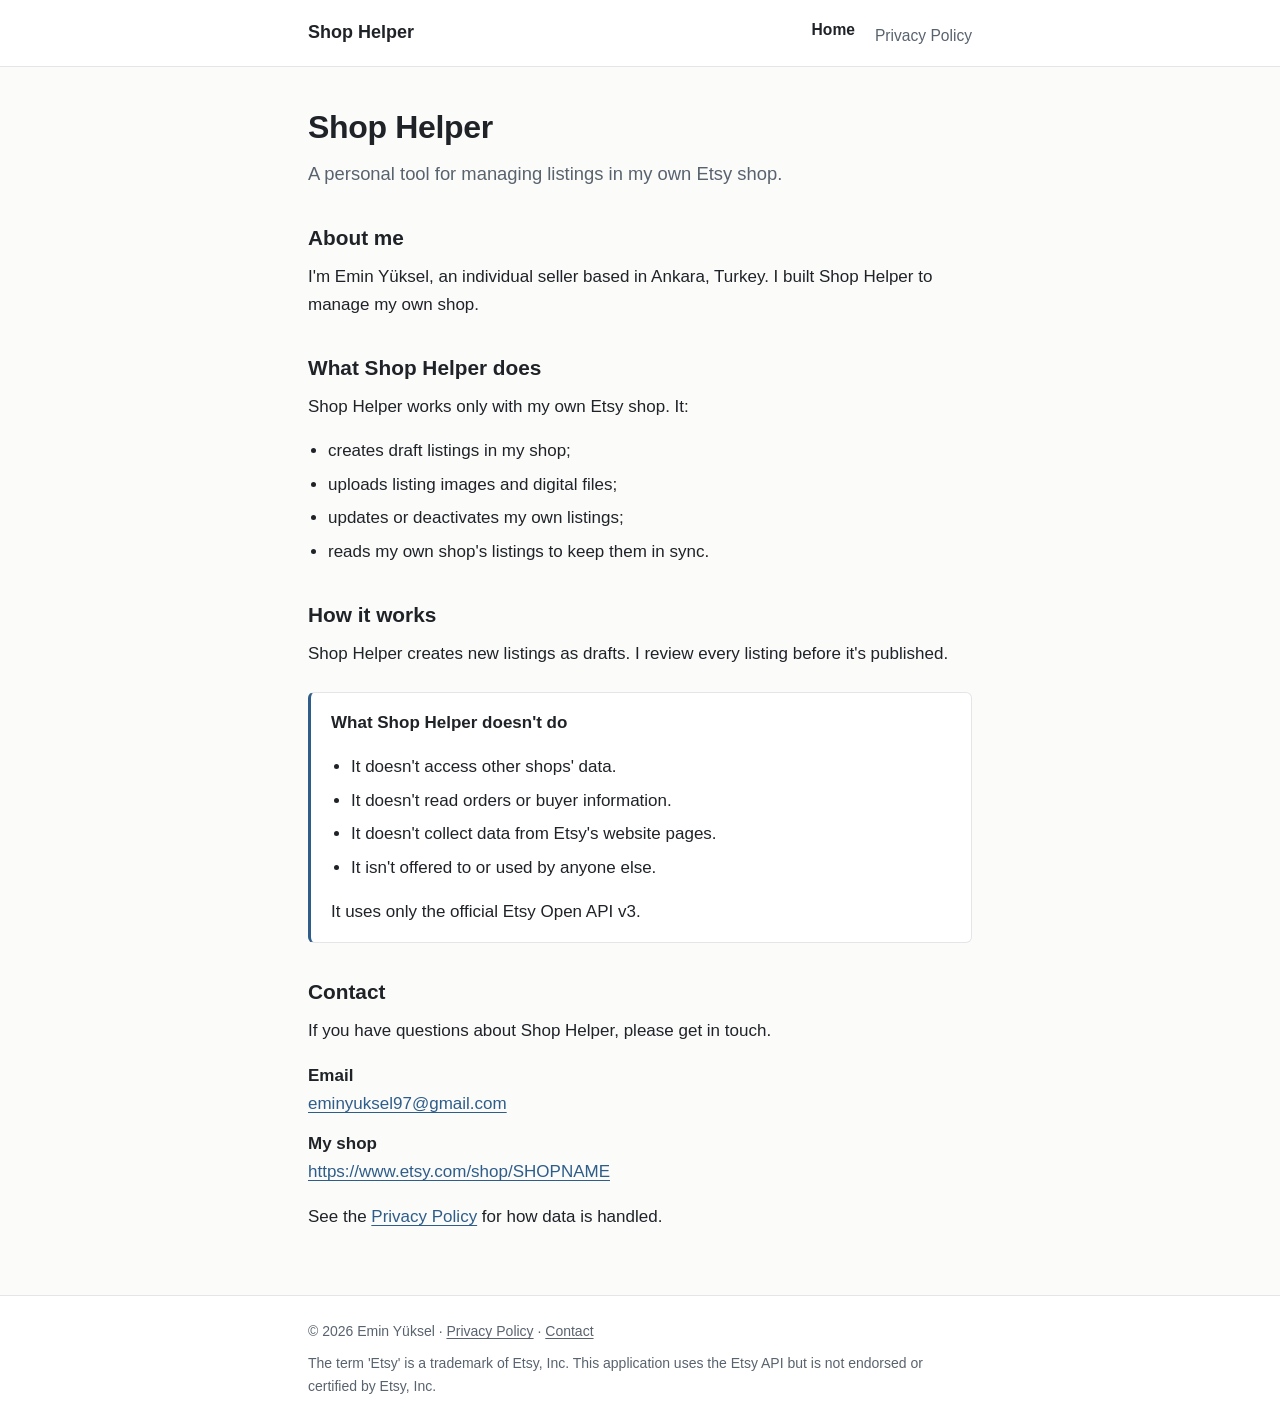
<file: index.html>
<!DOCTYPE html>
<html lang="en">
<head>
  <meta charset="utf-8">
  <meta name="viewport" content="width=device-width, initial-scale=1">
  <title>Shop Helper – Managing listings in my own Etsy shop</title>
  <meta name="description" content="Shop Helper is a personal tool for managing listings in Emin Yüksel's own Etsy shop, using only the official Etsy Open API v3.">
  <meta name="color-scheme" content="light dark">
  <link rel="stylesheet" href="style.css">
</head>
<body>
  <header class="site-header">
    <div class="container">
      <a class="site-title" href="index.html">Shop Helper</a>
      <nav class="site-nav" aria-label="Main">
        <ul>
          <li><a href="index.html" aria-current="page">Home</a></li>
          <li><a href="privacy.html">Privacy Policy</a></li>
        </ul>
      </nav>
    </div>
  </header>

  <main>
    <div class="container">
      <h1>Shop Helper</h1>
      <p class="lead">A personal tool for managing listings in my own Etsy shop.</p>

      <section aria-labelledby="about">
        <h2 id="about">About me</h2>
        <p>
          I'm Emin Yüksel, an individual seller based in Ankara, Turkey.
          I built Shop Helper to manage my own shop.
        </p>
      </section>

      <section aria-labelledby="what">
        <h2 id="what">What Shop Helper does</h2>
        <p>Shop Helper works only with my own Etsy shop. It:</p>
        <ul>
          <li>creates draft listings in my shop;</li>
          <li>uploads listing images and digital files;</li>
          <li>updates or deactivates my own listings;</li>
          <li>reads my own shop's listings to keep them in sync.</li>
        </ul>
      </section>

      <section aria-labelledby="how">
        <h2 id="how">How it works</h2>
        <p>
          Shop Helper creates new listings as drafts. I review every listing
          before it's published.
        </p>
      </section>

      <div class="note" role="note">
        <p><strong>What Shop Helper doesn't do</strong></p>
        <ul>
          <li>It doesn't access other shops' data.</li>
          <li>It doesn't read orders or buyer information.</li>
          <li>It doesn't collect data from Etsy's website pages.</li>
          <li>It isn't offered to or used by anyone else.</li>
        </ul>
        <p>It uses only the official Etsy Open API v3.</p>
      </div>

      <section aria-labelledby="contact">
        <h2 id="contact">Contact</h2>
        <p>If you have questions about Shop Helper, please get in touch.</p>
        <dl class="contact-list">
          <dt>Email</dt>
          <dd><a href="mailto:eminyuksel97@gmail.com">eminyuksel97@gmail.com</a></dd>
          <dt>My shop</dt>
          <!-- PLACEHOLDER: replace SHOPNAME (in both the link and its text) with the real shop name once the shop opens. -->
          <dd><a href="https://www.etsy.com/shop/SHOPNAME">https://www.etsy.com/shop/SHOPNAME</a></dd>
        </dl>
        <p>See the <a href="privacy.html">Privacy Policy</a> for how data is handled.</p>
      </section>
    </div>
  </main>

  <footer class="site-footer">
    <div class="container">
      <p>&copy; 2026 Emin Yüksel · <a href="privacy.html">Privacy Policy</a> · <a href="mailto:eminyuksel97@gmail.com">Contact</a></p>
      <p>The term 'Etsy' is a trademark of Etsy, Inc. This application uses the Etsy API but is not endorsed or certified by Etsy, Inc.</p>
    </div>
  </footer>
</body>
</html>
</file>
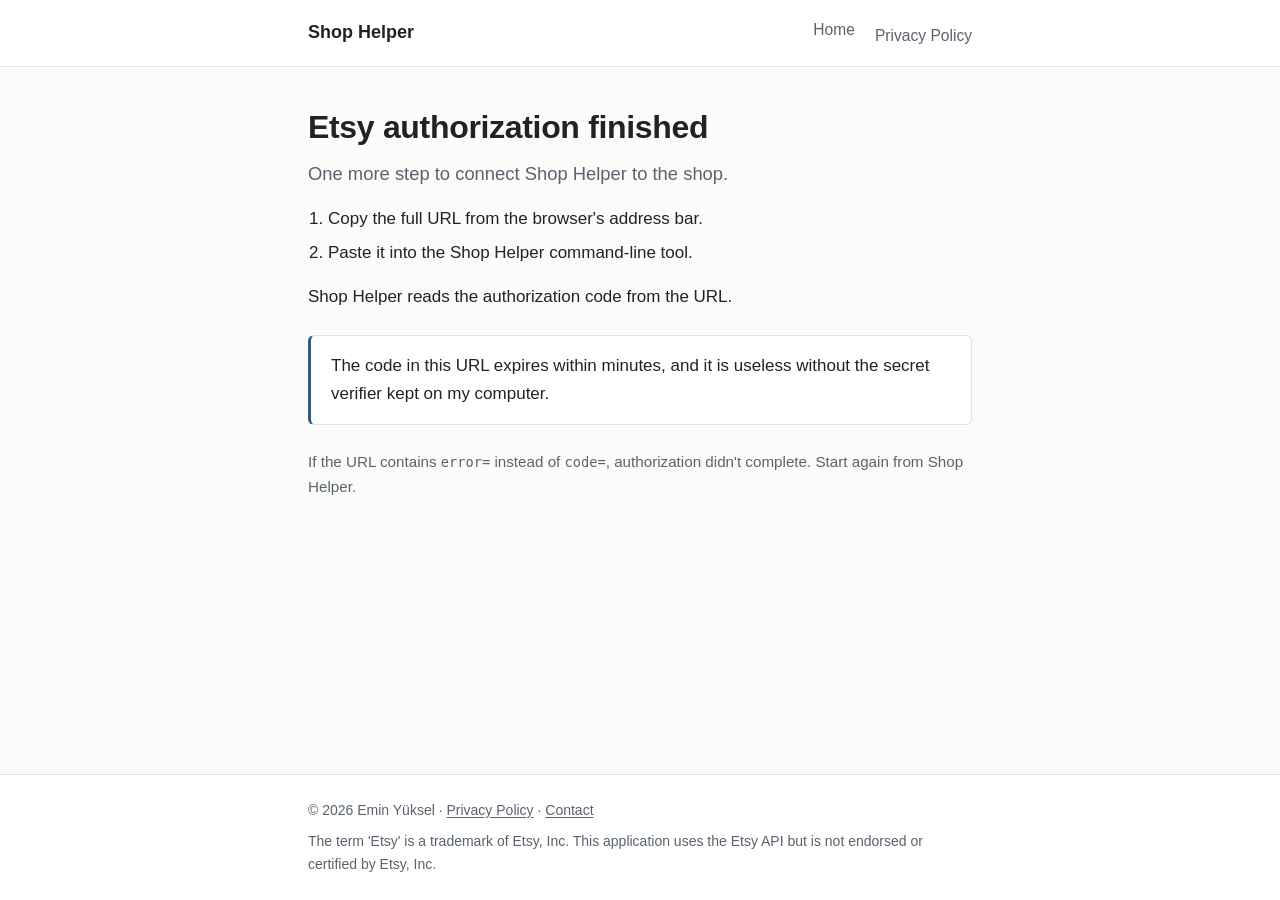
<file: callback.html>
<!DOCTYPE html>
<html lang="en">
<head>
  <meta charset="utf-8">
  <meta name="viewport" content="width=device-width, initial-scale=1">
  <title>Authorization finished – Shop Helper</title>
  <meta name="robots" content="noindex">
  <meta name="referrer" content="no-referrer">
  <meta name="color-scheme" content="light dark">
  <link rel="stylesheet" href="style.css">
</head>
<body>
  <header class="site-header">
    <div class="container">
      <a class="site-title" href="index.html">Shop Helper</a>
      <nav class="site-nav" aria-label="Main">
        <ul>
          <li><a href="index.html">Home</a></li>
          <li><a href="privacy.html">Privacy Policy</a></li>
        </ul>
      </nav>
    </div>
  </header>

  <main>
    <div class="container">
      <h1>Etsy authorization finished</h1>
      <p class="lead">One more step to connect Shop Helper to the shop.</p>

      <ol>
        <li>Copy the full URL from the browser's address bar.</li>
        <li>Paste it into the Shop Helper command-line tool.</li>
      </ol>
      <p>Shop Helper reads the authorization code from the URL.</p>

      <div class="note" role="note">
        <p>
          The code in this URL expires within minutes, and it is useless
          without the secret verifier kept on my computer.
        </p>
      </div>

      <p class="meta">
        If the URL contains <code>error=</code> instead of <code>code=</code>,
        authorization didn't complete. Start again from Shop Helper.
      </p>
    </div>
  </main>

  <footer class="site-footer">
    <div class="container">
      <p>&copy; 2026 Emin Yüksel · <a href="privacy.html">Privacy Policy</a> · <a href="mailto:eminyuksel97@gmail.com">Contact</a></p>
      <p>The term 'Etsy' is a trademark of Etsy, Inc. This application uses the Etsy API but is not endorsed or certified by Etsy, Inc.</p>
    </div>
  </footer>
</body>
</html>
</file>
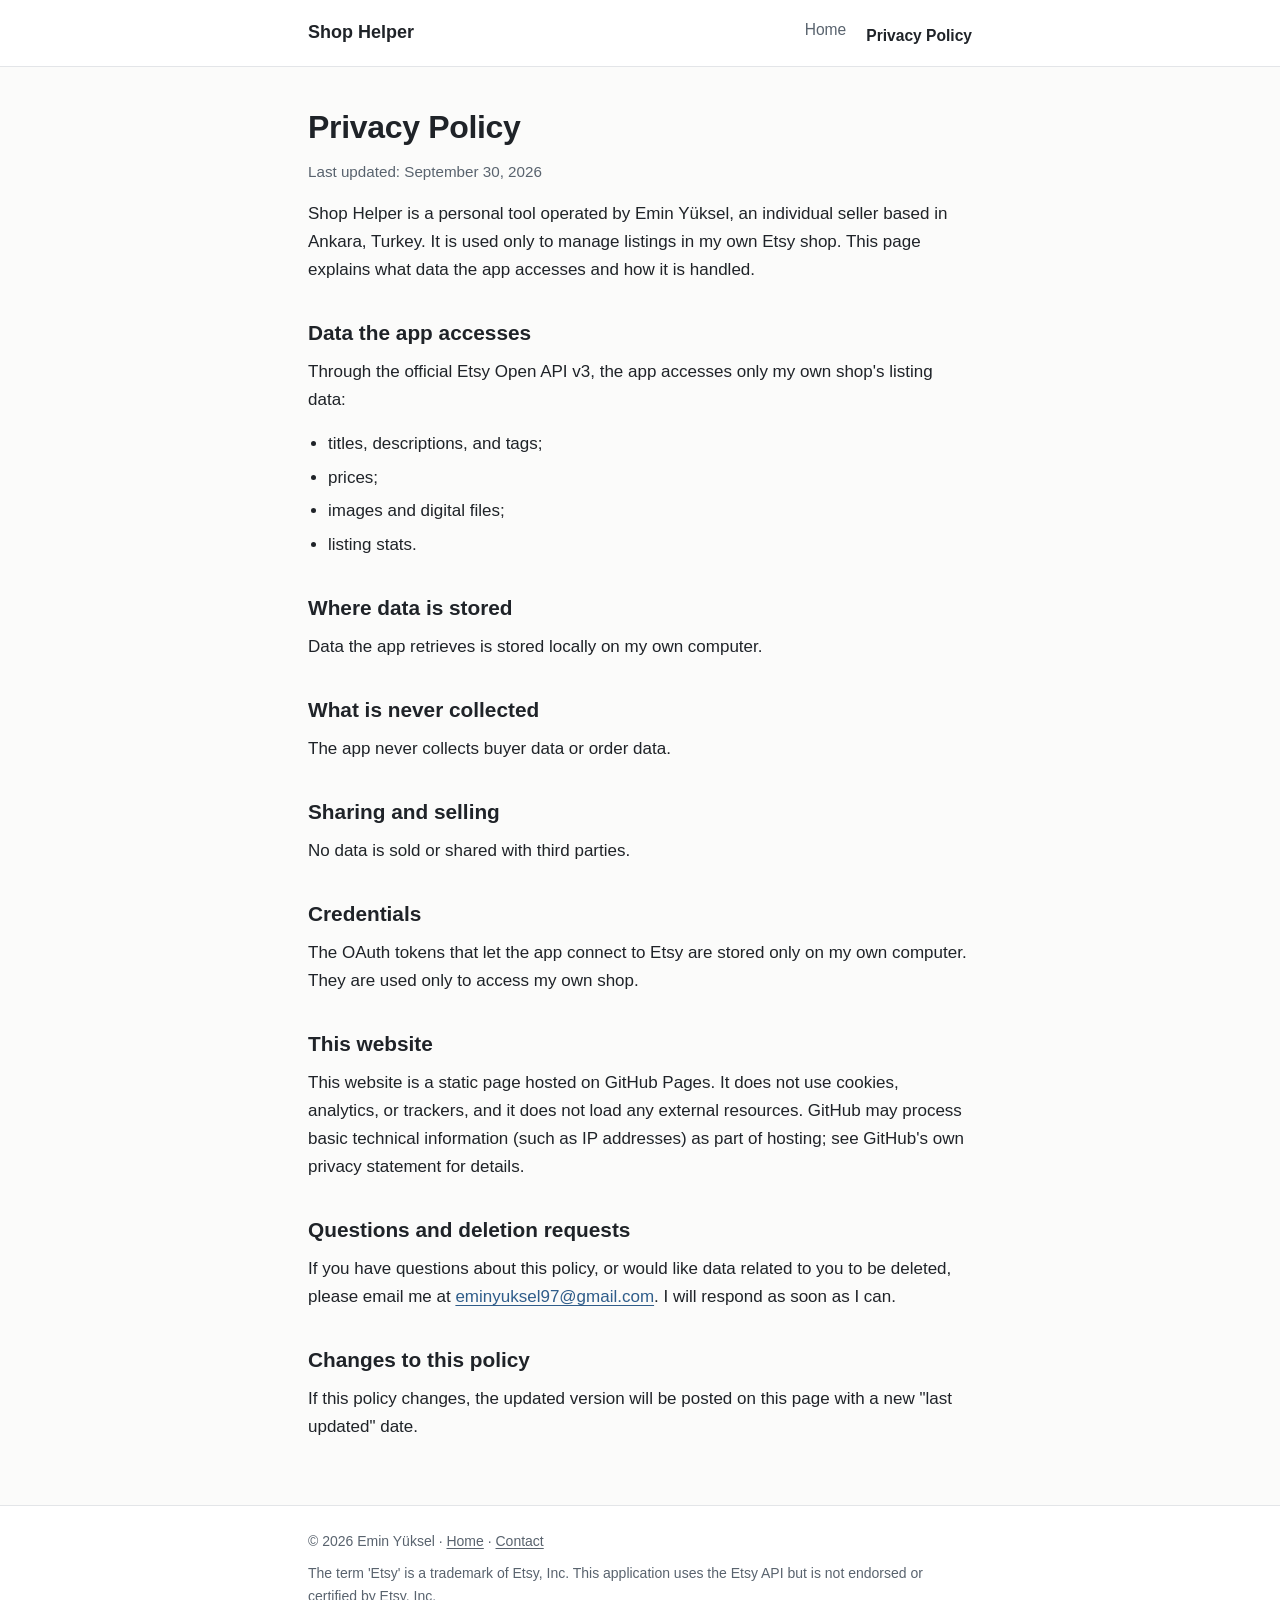
<file: privacy.html>
<!DOCTYPE html>
<html lang="en">
<head>
  <meta charset="utf-8">
  <meta name="viewport" content="width=device-width, initial-scale=1">
  <title>Privacy Policy – Shop Helper</title>
  <meta name="description" content="Privacy policy for Shop Helper: what data the app accesses, where it is stored, and how to contact Emin Yüksel with questions or deletion requests.">
  <meta name="color-scheme" content="light dark">
  <link rel="stylesheet" href="style.css">
</head>
<body>
  <header class="site-header">
    <div class="container">
      <a class="site-title" href="index.html">Shop Helper</a>
      <nav class="site-nav" aria-label="Main">
        <ul>
          <li><a href="index.html">Home</a></li>
          <li><a href="privacy.html" aria-current="page">Privacy Policy</a></li>
        </ul>
      </nav>
    </div>
  </header>

  <main>
    <div class="container">
      <h1>Privacy Policy</h1>
      <p class="meta">Last updated: <time datetime="2026-09-30">September 30, 2026</time></p>

      <p>
        Shop Helper is a personal tool operated by Emin Yüksel, an individual
        seller based in Ankara, Turkey. It is used only to manage listings in
        my own Etsy shop. This page explains what data the app accesses and
        how it is handled.
      </p>

      <section aria-labelledby="data-accessed">
        <h2 id="data-accessed">Data the app accesses</h2>
        <p>
          Through the official Etsy Open API v3, the app accesses only my own
          shop's listing data:
        </p>
        <ul>
          <li>titles, descriptions, and tags;</li>
          <li>prices;</li>
          <li>images and digital files;</li>
          <li>listing stats.</li>
        </ul>
      </section>

      <section aria-labelledby="storage">
        <h2 id="storage">Where data is stored</h2>
        <p>Data the app retrieves is stored locally on my own computer.</p>
      </section>

      <section aria-labelledby="never-collected">
        <h2 id="never-collected">What is never collected</h2>
        <p>The app never collects buyer data or order data.</p>
      </section>

      <section aria-labelledby="sharing">
        <h2 id="sharing">Sharing and selling</h2>
        <p>No data is sold or shared with third parties.</p>
      </section>

      <section aria-labelledby="credentials">
        <h2 id="credentials">Credentials</h2>
        <p>
          The OAuth tokens that let the app connect to Etsy are stored only on
          my own computer. They are used only to access my own shop.
        </p>
      </section>

      <section aria-labelledby="website">
        <h2 id="website">This website</h2>
        <p>
          This website is a static page hosted on GitHub Pages. It does not use
          cookies, analytics, or trackers, and it does not load any external
          resources. GitHub may process basic technical information (such as
          IP addresses) as part of hosting; see GitHub's own privacy statement
          for details.
        </p>
      </section>

      <section aria-labelledby="contact">
        <h2 id="contact">Questions and deletion requests</h2>
        <p>
          If you have questions about this policy, or would like data related
          to you to be deleted, please email me at
          <a href="mailto:eminyuksel97@gmail.com">eminyuksel97@gmail.com</a>. I will respond as soon as
          I can.
        </p>
      </section>

      <section aria-labelledby="changes">
        <h2 id="changes">Changes to this policy</h2>
        <p>
          If this policy changes, the updated version will be posted on this
          page with a new "last updated" date.
        </p>
      </section>
    </div>
  </main>

  <footer class="site-footer">
    <div class="container">
      <p>&copy; 2026 Emin Yüksel · <a href="index.html">Home</a> · <a href="mailto:eminyuksel97@gmail.com">Contact</a></p>
      <p>The term 'Etsy' is a trademark of Etsy, Inc. This application uses the Etsy API but is not endorsed or certified by Etsy, Inc.</p>
    </div>
  </footer>
</body>
</html>
</file>
<file: style.css>
:root {
  --bg: #fbfbfa;
  --surface: #ffffff;
  --text: #1f2328;
  --muted: #59636e;
  --border: #e3e5e8;
  --accent: #2f5d8a;
  --accent-hover: #234a70;
  --max-width: 44rem;
  color-scheme: light dark;
}

@media (prefers-color-scheme: dark) {
  :root {
    --bg: #111418;
    --surface: #181c21;
    --text: #e6e8eb;
    --muted: #9aa3ad;
    --border: #2a3038;
    --accent: #8ab4de;
    --accent-hover: #a9c9ea;
  }
}

*,
*::before,
*::after {
  box-sizing: border-box;
}

html {
  -webkit-text-size-adjust: 100%;
}

body {
  margin: 0;
  background: var(--bg);
  color: var(--text);
  font-family: -apple-system, BlinkMacSystemFont, "Segoe UI", Roboto,
    "Helvetica Neue", Arial, "Noto Sans", sans-serif;
  font-size: 1.0625rem;
  line-height: 1.65;
  display: flex;
  flex-direction: column;
  min-height: 100vh;
}

.container {
  width: 100%;
  max-width: var(--max-width);
  margin: 0 auto;
  padding: 0 1.25rem;
}

a {
  color: var(--accent);
  text-underline-offset: 0.15em;
}

a:hover {
  color: var(--accent-hover);
}

a:focus-visible {
  outline: 2px solid var(--accent);
  outline-offset: 2px;
  border-radius: 2px;
}

/* Header */

.site-header {
  border-bottom: 1px solid var(--border);
  background: var(--surface);
}

.site-header .container {
  display: flex;
  flex-wrap: wrap;
  align-items: center;
  justify-content: space-between;
  gap: 0.5rem 1.5rem;
  padding-top: 1rem;
  padding-bottom: 1rem;
}

.site-title {
  font-weight: 650;
  font-size: 1.125rem;
  color: var(--text);
  text-decoration: none;
}

.site-title:hover {
  color: var(--text);
}

.site-nav ul {
  display: flex;
  gap: 1.25rem;
  margin: 0;
  padding: 0;
  list-style: none;
}

.site-nav a {
  color: var(--muted);
  text-decoration: none;
  font-size: 0.975rem;
}

.site-nav a:hover,
.site-nav a[aria-current="page"] {
  color: var(--text);
}

.site-nav a[aria-current="page"] {
  font-weight: 600;
}

/* Main */

main {
  flex: 1;
  padding: 2.5rem 0 3rem;
}

h1,
h2,
h3 {
  line-height: 1.25;
  font-weight: 650;
}

h1 {
  font-size: 2rem;
  margin: 0 0 0.75rem;
  letter-spacing: -0.01em;
}

h2 {
  font-size: 1.3rem;
  margin: 2.25rem 0 0.75rem;
}

h3 {
  font-size: 1.05rem;
  margin: 1.5rem 0 0.5rem;
}

p,
ul,
ol {
  margin: 0 0 1rem;
}

ul,
ol {
  padding-left: 1.25rem;
}

li + li {
  margin-top: 0.35rem;
}

.lead {
  font-size: 1.15rem;
  color: var(--muted);
}

.meta {
  color: var(--muted);
  font-size: 0.95rem;
}

code {
  font-family: ui-monospace, SFMono-Regular, Menlo, Consolas, monospace;
  font-size: 0.9em;
}

.note {
  background: var(--surface);
  border: 1px solid var(--border);
  border-left: 3px solid var(--accent);
  border-radius: 6px;
  padding: 1rem 1.25rem;
  margin: 1.5rem 0;
}

.note p:last-child,
.note ul:last-child {
  margin-bottom: 0;
}

.contact-list {
  list-style: none;
  padding: 0;
}

.contact-list dt {
  font-weight: 600;
}

.contact-list dd {
  margin: 0 0 0.75rem;
  overflow-wrap: anywhere;
}

/* Footer */

.site-footer {
  border-top: 1px solid var(--border);
  background: var(--surface);
  color: var(--muted);
  font-size: 0.875rem;
  padding: 1.5rem 0;
}

.site-footer p {
  margin: 0 0 0.5rem;
}

.site-footer p:last-child {
  margin-bottom: 0;
}

.site-footer a {
  color: var(--muted);
}

.site-footer a:hover {
  color: var(--text);
}

@media (max-width: 30rem) {
  body {
    font-size: 1rem;
  }

  h1 {
    font-size: 1.65rem;
  }

  main {
    padding: 1.75rem 0 2.25rem;
  }
}
</file>
